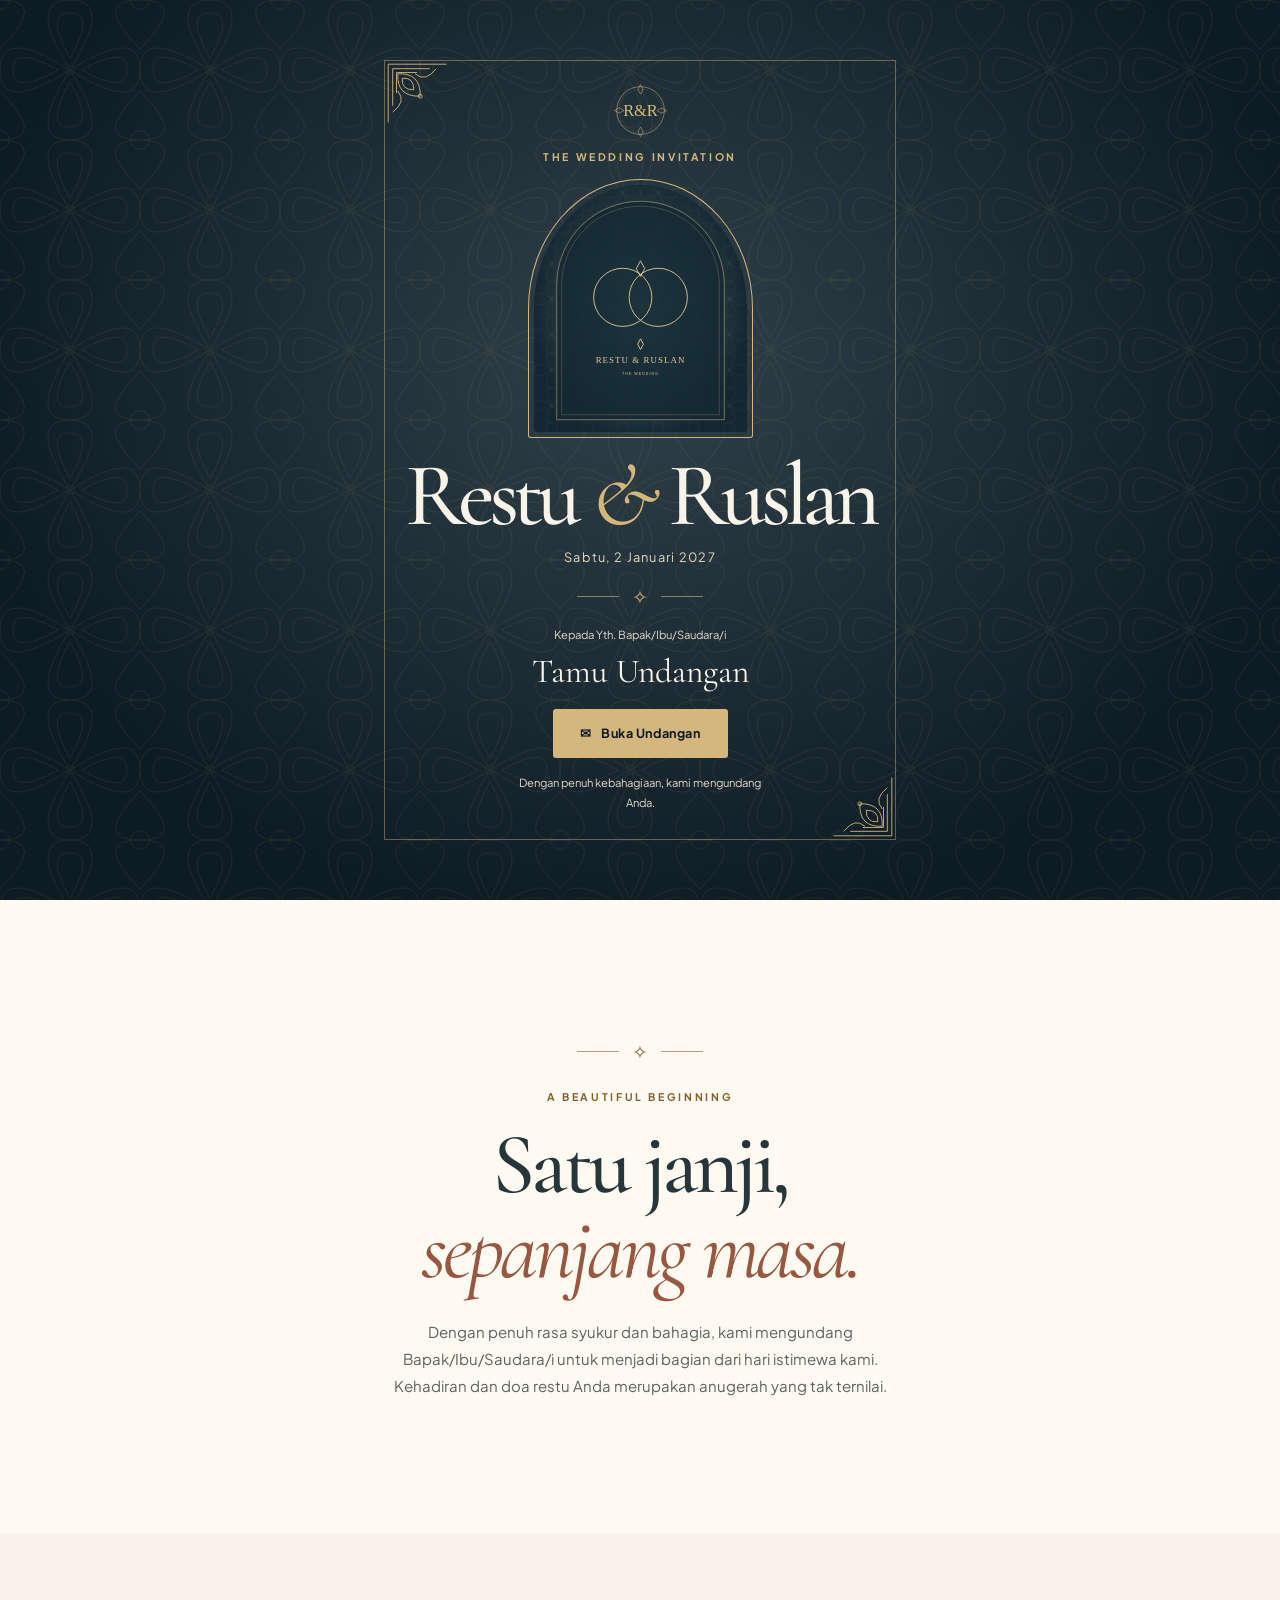
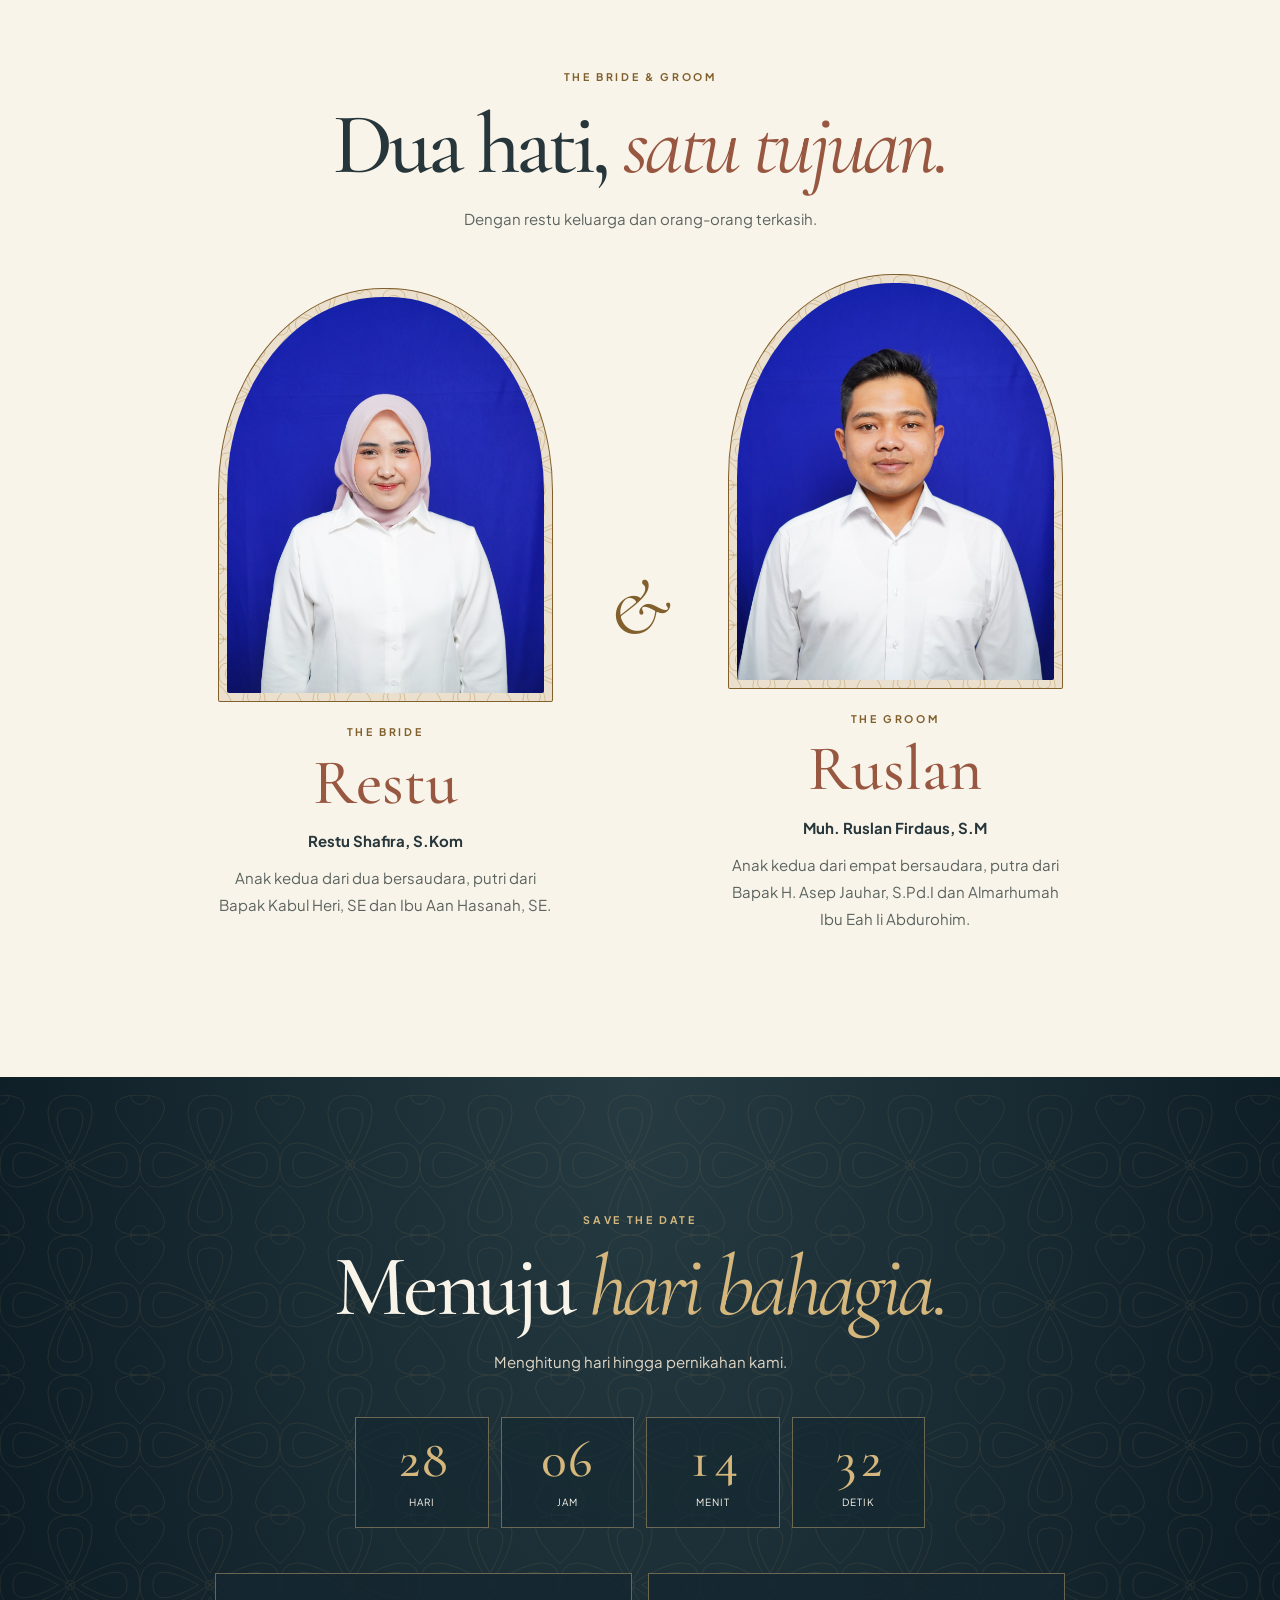
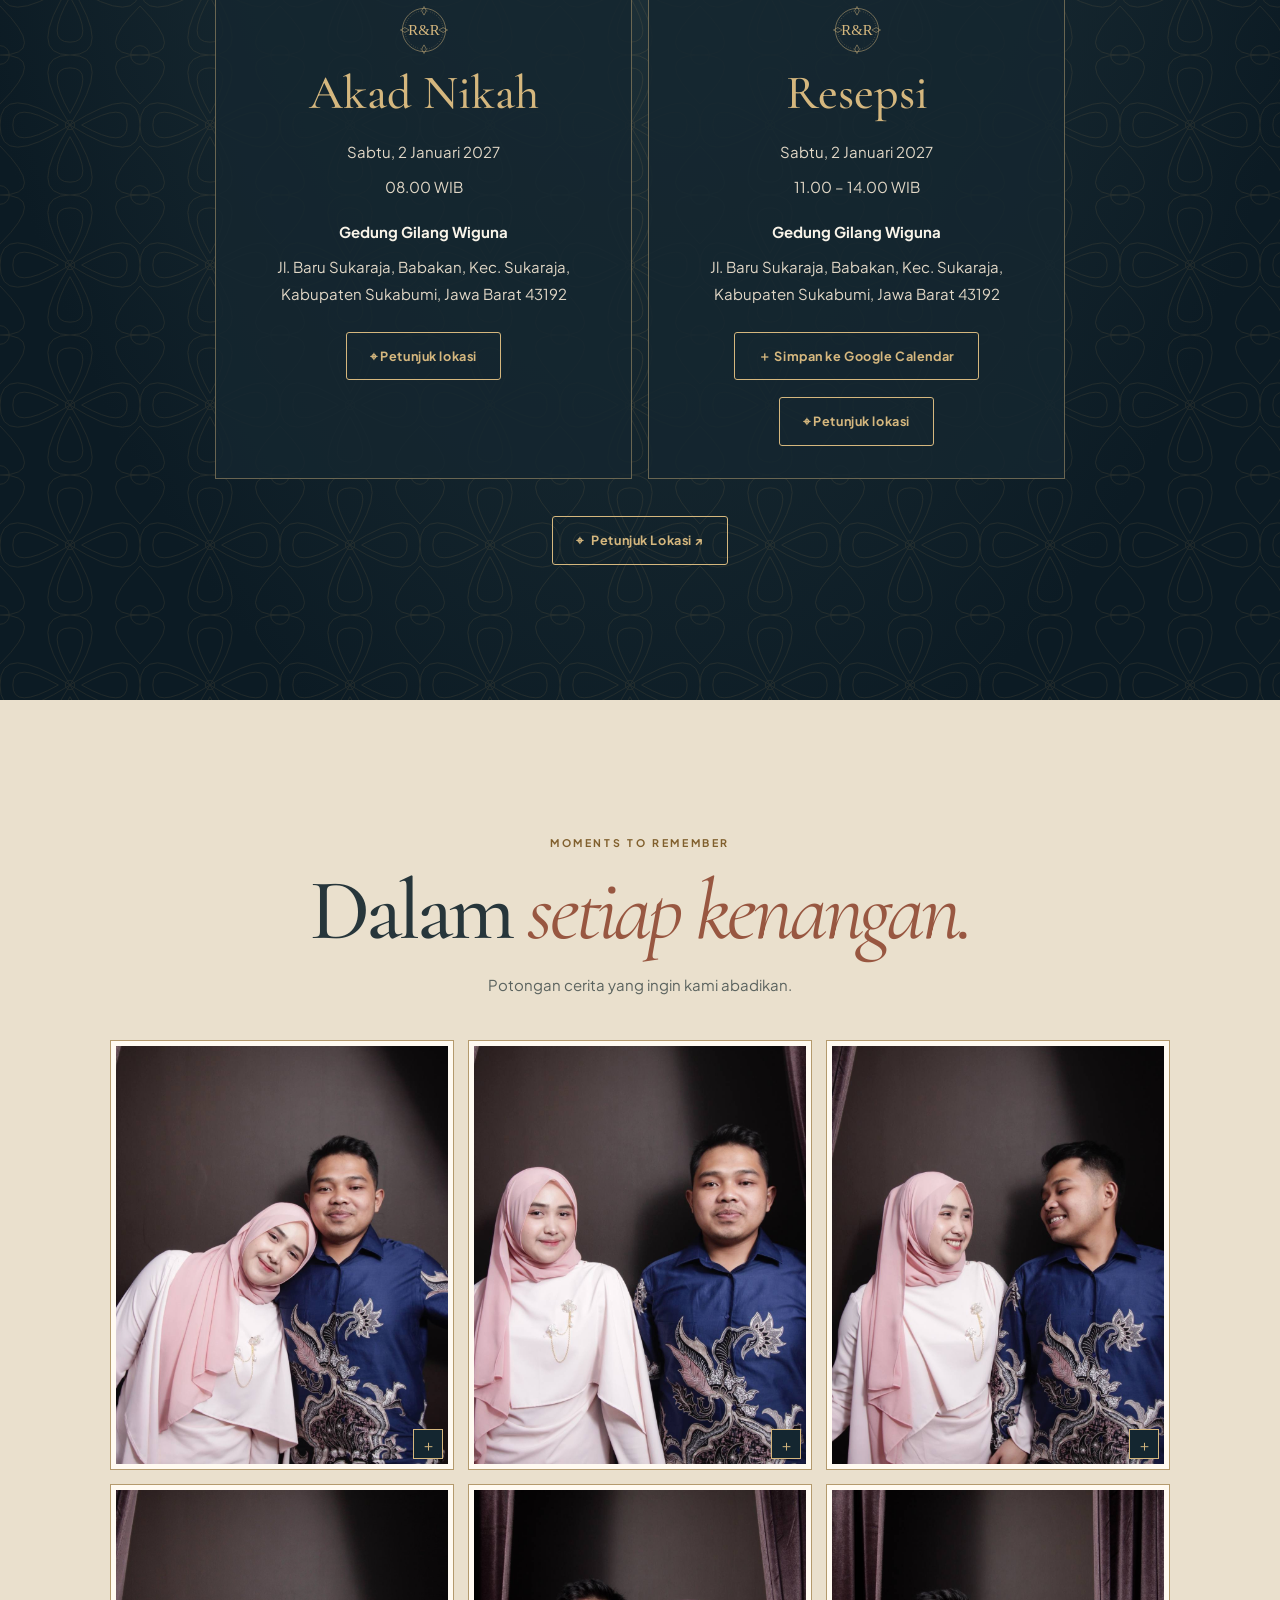
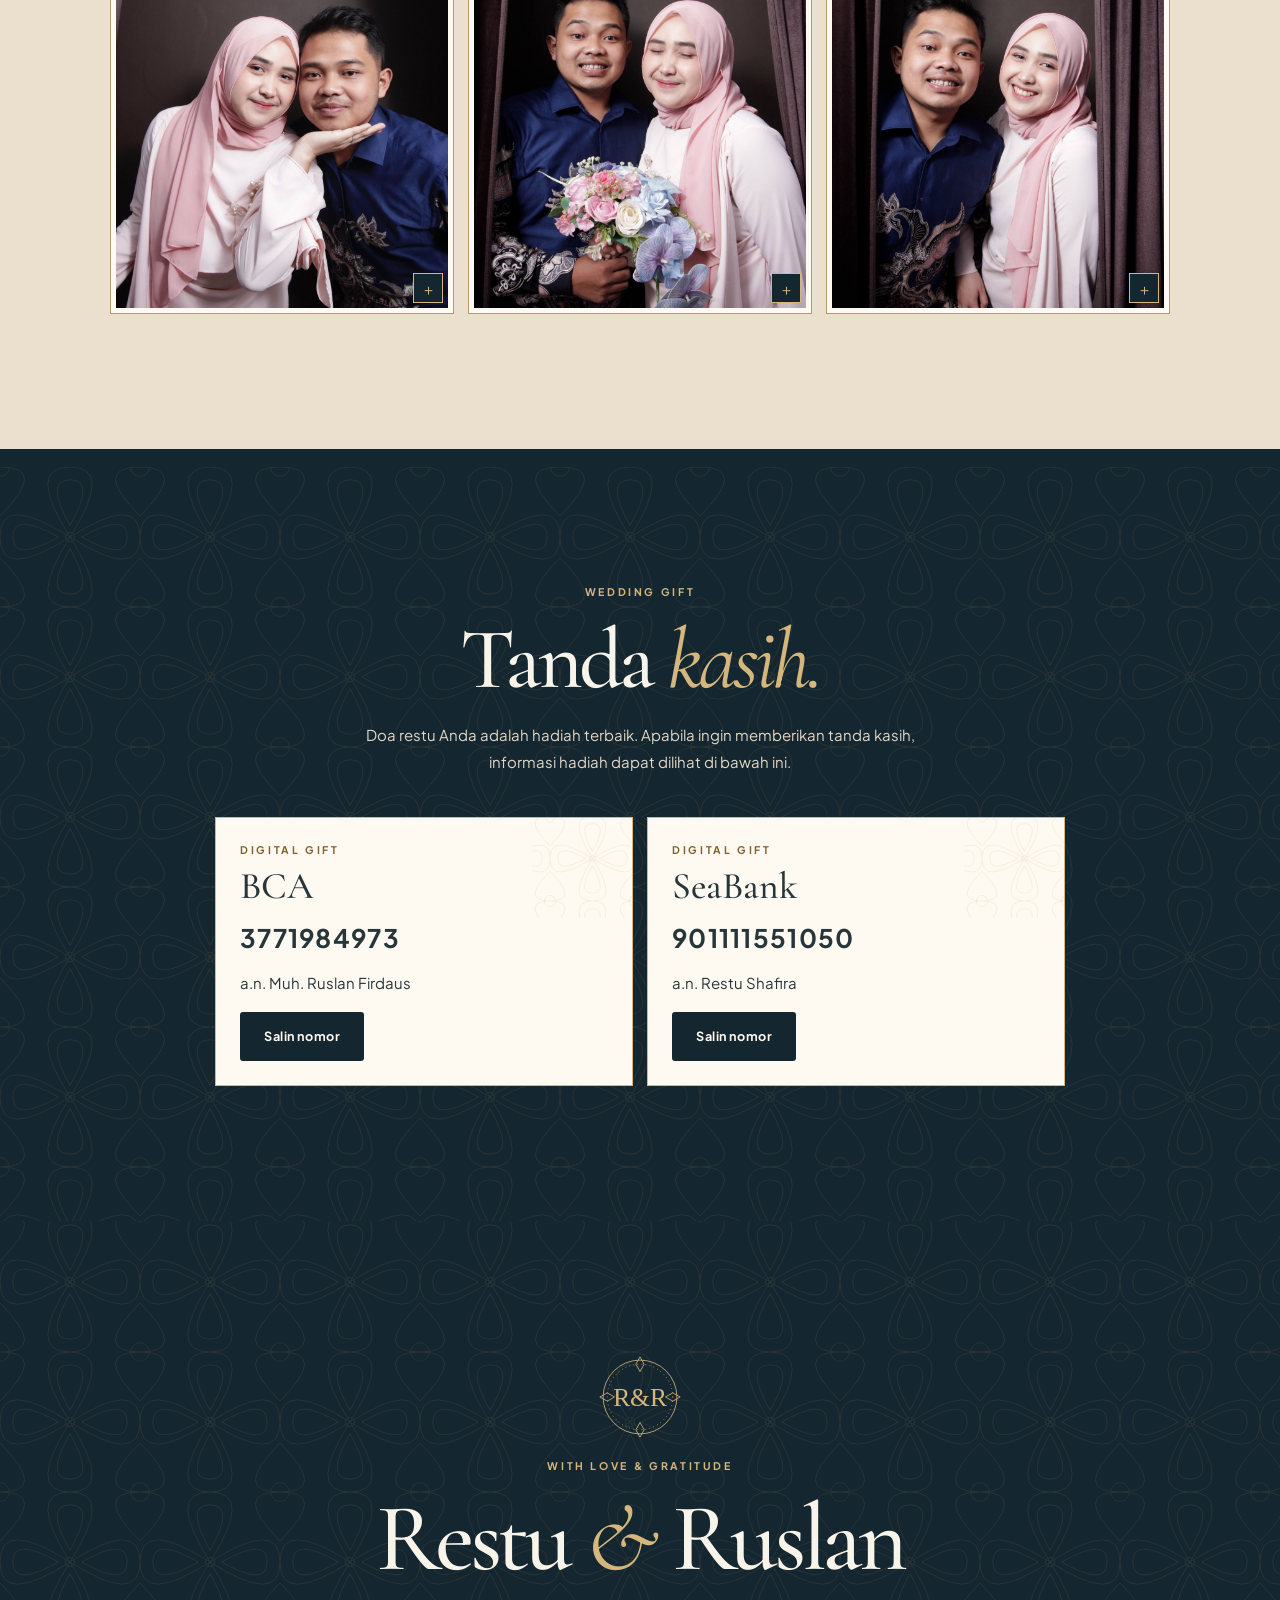
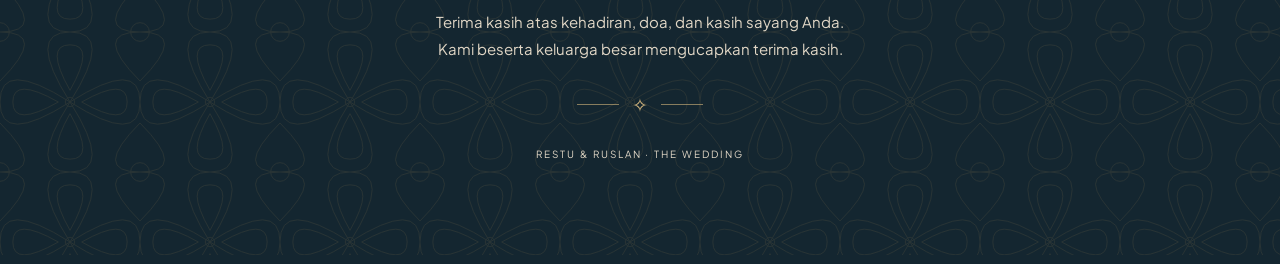
<file: index.html>
<!doctype html>
<html lang="id">
<head>
  <meta charset="utf-8">
  <meta name="viewport" content="width=device-width, initial-scale=1, viewport-fit=cover">
  <meta name="theme-color" content="#142630">
  <meta name="description" content="Undangan pernikahan Restu & Ruslan. Sebuah perjalanan cinta, satu janji selamanya.">
  
<!-- WhatsApp & Social Media Preview -->
<meta property="og:type" content="website">
<meta property="og:title" content="The Wedding of Restu &amp; Ruslan">
<meta property="og:description" content="Sabtu, 02 Januari 2027 - Gedung Gilang Wiguna, Sukabumi. Mohon doa restu dan kehadirannya.">
<meta property="og:url" content="https://resturuslan.github.io/">
<meta property="og:site_name" content="Restu &amp; Ruslan">

<meta property="og:image" content="https://resturuslan.github.io/assets/resturuslan-preview.jpg">
<meta property="og:image:secure_url" content="https://resturuslan.github.io/assets/resturuslan-preview.jpg">
<meta property="og:image:type" content="image/jpeg">
<meta property="og:image:width" content="1200">
<meta property="og:image:height" content="630">
<meta property="og:image:alt" content="Wedding Invitation Restu &amp; Ruslan">
<meta property="og:locale" content="id_ID">

<meta name="twitter:card" content="summary_large_image">
<meta name="twitter:image" content="https://resturuslan.github.io/assets/resturuslan-preview.jpg">

  <title>Restu & Ruslan — The Wedding</title>
  <link rel="icon" href="assets/monogram.svg" type="image/svg+xml">
  <link rel="preconnect" href="https://fonts.googleapis.com">
  <link rel="preconnect" href="https://fonts.gstatic.com" crossorigin>
  <link href="https://fonts.googleapis.com/css2?family=Cormorant+Garamond:ital,wght@0,400;0,500;0,600;1,400;1,500&family=Plus+Jakarta+Sans:wght@400;500;600;700&display=swap" rel="stylesheet">
  <link rel="stylesheet" href="style.css">
  <script defer src="config.js"></script>
  <script defer src="store.js"></script>
  <script defer src="script.js"></script>
</head>
<body>
  <!-- Cover: nama tamu diambil dari parameter URL ?to=... -->
  <section class="cover dark" id="cover" aria-labelledby="cover-title">
    <div class="cover-inner">
      <div class="cover-frame" aria-hidden="true"></div>
      <img class="cover-seal" src="assets/monogram.svg" alt="" width="75" height="75">
      <p class="eyebrow">The wedding invitation</p>
      <div class="cover-art" aria-hidden="true"><img src="assets/cover.svg" alt=""></div>
      <h1 id="cover-title">Restu <em>&</em> Ruslan</h1>
      <p class="cover-date" data-wedding-date>Sabtu, 2 Januari 2027</p>
      <div class="small-ornament" aria-hidden="true">✧</div>
      <p class="guest-label">Kepada Yth. Bapak/Ibu/Saudara/i</p>
      <p class="guest-name" id="guest-name">Tamu Undangan</p>
      <button class="btn gold" id="open-invitation" type="button"><span aria-hidden="true">✉</span> Buka Undangan</button>
      <p class="cover-note">Dengan penuh kebahagiaan, kami mengundang Anda.</p>
    </div>
  </section>
  <div id="invitation" inert>
    <header class="site-header" id="top">
      <a href="#home" class="brand" aria-label="Restu dan Ruslan, beranda">R<span>&</span>R</a>
      <nav aria-label="Navigasi undangan"><a href="#couple">Mempelai</a><a href="#events">Acara</a><a href="#gallery">Galeri</a><a href="#rsvp">RSVP</a></nav>
    </header>
    <main>
      <!-- Hero utama. Ubah seluruh data dan media dari CONFIG di script.js. -->
      <section id="home" class="hero dark">
        <div class="hero-content reveal">
          <p class="eyebrow">A celebration of love · Est. forever</p>
          <div class="hero-portrait"><img id="hero-photo" src="assets/cover.svg" alt="Ilustrasi dekoratif pasangan" width="700" height="850"></div>
          <div class="hero-title"><p class="eyebrow">The wedding of</p><h2>Restu <em>&</em><br> Ruslan</h2><p class="date-line" data-wedding-date>Sabtu, 2 Januari 2027</p></div>
          <a class="scroll-cue" href="#couple">Discover our wedding <span aria-hidden="true">↓</span></a>
        </div>
      </section>
      <section class="intro section" aria-labelledby="intro-title">
        <div class="narrow reveal"><div class="ornament" aria-hidden="true">✧</div><p class="eyebrow">A beautiful beginning</p><h2 id="intro-title">Satu janji,<br><em>sepanjang masa.</em></h2><p>Dengan penuh rasa syukur dan bahagia, kami mengundang Bapak/Ibu/Saudara/i untuk menjadi bagian dari hari istimewa kami. Kehadiran dan doa restu Anda merupakan anugerah yang tak ternilai.</p></div>
      </section>
      <section id="couple" class="section couple-section" aria-labelledby="couple-title">
        <div class="section-heading reveal"><p class="eyebrow">The bride & groom</p><h2 id="couple-title">Dua hati, <em>satu tujuan.</em></h2><p>Dengan restu keluarga dan orang-orang terkasih.</p></div>
        <div class="couple-grid wrap">
          <article class="person reveal"><div class="portrait-frame"><img id="bride-photo" src="assets/bride.svg" alt="Ilustrasi placeholder mempelai wanita" loading="lazy" width="600" height="750"></div><p class="eyebrow">The bride</p><h3>Restu</h3><p class="full-name" id="bride-name"></p><p class="parents" id="bride-parents"></p><a id="bride-instagram" class="text-link" hidden target="_blank" rel="noopener noreferrer">Instagram ↗</a></article>
          <div class="couple-amp" aria-hidden="true">&</div>
          <article class="person reveal"><div class="portrait-frame"><img id="groom-photo" src="assets/groom.svg" alt="Ilustrasi placeholder mempelai pria" loading="lazy" width="600" height="750"></div><p class="eyebrow">The groom</p><h3>Ruslan</h3><p class="full-name" id="groom-name"></p><p class="parents" id="groom-parents"></p><a id="groom-instagram" class="text-link" hidden target="_blank" rel="noopener noreferrer">Instagram ↗</a></article>
        </div>
      </section>
      <section id="events" class="section dark event-section" aria-labelledby="events-title">
        <div class="section-heading reveal"><p class="eyebrow">Save the date</p><h2 id="events-title">Menuju <em>hari bahagia.</em></h2><p id="countdown-note">Menghitung hari hingga pernikahan kami.</p></div>
        <div class="countdown reveal" role="group" aria-label="Hitung mundur pernikahan"><div><strong id="days">—</strong><span>Hari</span></div><div><strong id="hours">—</strong><span>Jam</span></div><div><strong id="minutes">—</strong><span>Menit</span></div><div><strong id="seconds">—</strong><span>Detik</span></div></div>
        <div id="event-cards" class="event-grid wrap"></div>
        <div class="venue wrap reveal"><div id="map-area" class="map-area"><p>Lokasi acara akan diumumkan.</p></div><a class="btn outline" id="maps-link" hidden target="_blank" rel="noopener noreferrer">⌖ &nbsp; Petunjuk Lokasi ↗</a></div>
      </section>
      <section id="story" class="section story-section" aria-labelledby="story-title"><div class="section-heading reveal"><p class="eyebrow">Our love story</p><h2 id="story-title">Setiap langkah, <em>menuju kita.</em></h2><p>Kenangan kecil yang menjadi awal perjalanan besar.</p></div><div id="story-list" class="timeline narrow"></div></section>
      <section id="gallery" class="section gallery-section" aria-labelledby="gallery-title"><div class="section-heading reveal"><p class="eyebrow">Moments to remember</p><h2 id="gallery-title">Dalam <em>setiap kenangan.</em></h2><p>Potongan cerita yang ingin kami abadikan.</p></div><div id="gallery-grid" class="gallery-grid wrap"></div><div id="video-area" class="wrap video-area" hidden></div></section>
      <section id="gift" class="section gift-section dark" aria-labelledby="gift-title"><div class="section-heading reveal"><p class="eyebrow">Wedding gift</p><h2 id="gift-title">Tanda <em>kasih.</em></h2><p>Doa restu Anda adalah hadiah terbaik. Apabila ingin memberikan tanda kasih, informasi hadiah dapat dilihat di bawah ini.</p></div><div id="gift-list" class="gift-grid wrap"></div><div class="gift-address narrow reveal"><h3>Pengiriman hadiah fisik</h3><p id="gift-address">Alamat akan diinformasikan.</p><button class="btn outline" id="copy-address" hidden type="button">Salin alamat</button></div></section>
      <section id="rsvp" class="section rsvp-section" aria-labelledby="rsvp-title"><div class="section-heading reveal"><p class="eyebrow">Kindly reply</p><h2 id="rsvp-title">Doa & <em>konfirmasi.</em></h2><p>Mohon konfirmasi kehadiran dan titipkan doa terbaik untuk kami.</p></div>
        <div class="rsvp-grid wrap"><form id="rsvp-form" class="rsvp-form"><h3>Konfirmasi kehadiran</h3><p id="rsvp-mode" class="hint"></p><label for="rsvp-name">Nama lengkap</label><input id="rsvp-name" name="name" required maxlength="80" autocomplete="name" placeholder="Nama Anda"><label for="attendance">Kehadiran</label><select id="attendance" name="attendance" required><option value="">Pilih kehadiran</option><option value="Hadir">Hadir</option><option value="Tidak Hadir">Tidak hadir</option></select><label for="guest-count">Jumlah hadir (termasuk Anda)</label><select id="guest-count" name="count" required><option value="">Pilih jumlah</option></select><label for="message">Pesan & doa (opsional)</label><textarea id="message" name="message" rows="4" maxlength="500" placeholder="Tuliskan doa terbaik Anda..."></textarea><div class="honeypot" aria-hidden="true"><label for="website">Kosongkan kolom ini</label><input id="website" name="website" tabindex="-1" autocomplete="off"></div><button class="btn primary" type="submit" id="submit-rsvp">Lanjut ke WhatsApp &nbsp; ↗</button><p id="form-status" role="status" aria-live="polite"></p><p class="hint">Website tidak menyimpan data RSVP. Konfirmasi dikirim melalui WhatsApp setelah Anda menekan Kirim.</p></form>
        </div>
      </section>
      <footer class="footer dark section"><img src="assets/monogram.svg" alt="" width="82" height="82" loading="lazy"><p class="eyebrow">With love & gratitude</p><h2>Restu <em>&</em> Ruslan</h2><p>Terima kasih atas kehadiran, doa, dan kasih sayang Anda.<br>Kami beserta keluarga besar mengucapkan terima kasih.</p><div class="small-ornament" aria-hidden="true">✧</div><p class="footer-credit">RESTU & RUSLAN · THE WEDDING</p></footer>
    </main>
    <div class="floating"><button id="music-toggle" type="button" aria-label="Putar musik" aria-pressed="false" title="Putar musik">♫</button><button id="back-top" type="button" aria-label="Kembali ke atas" title="Kembali ke atas" hidden>↑</button></div>
  </div>
  <audio id="background-music" loop preload="none"></audio>
  <dialog id="lightbox" class="lightbox" aria-label="Foto galeri"><button class="lightbox-close" type="button" aria-label="Tutup foto">×</button><button class="lightbox-prev" type="button" aria-label="Foto sebelumnya">‹</button><figure><img id="lightbox-image" alt=""><figcaption id="lightbox-caption"></figcaption></figure><button class="lightbox-next" type="button" aria-label="Foto berikutnya">›</button></dialog>
  <div id="toast" class="toast" role="status" aria-live="polite"></div>
  <noscript><p class="noscript">Aktifkan JavaScript untuk membuka undangan dan menggunakan fitur interaktif.</p></noscript>
</body>
</html>
</file>
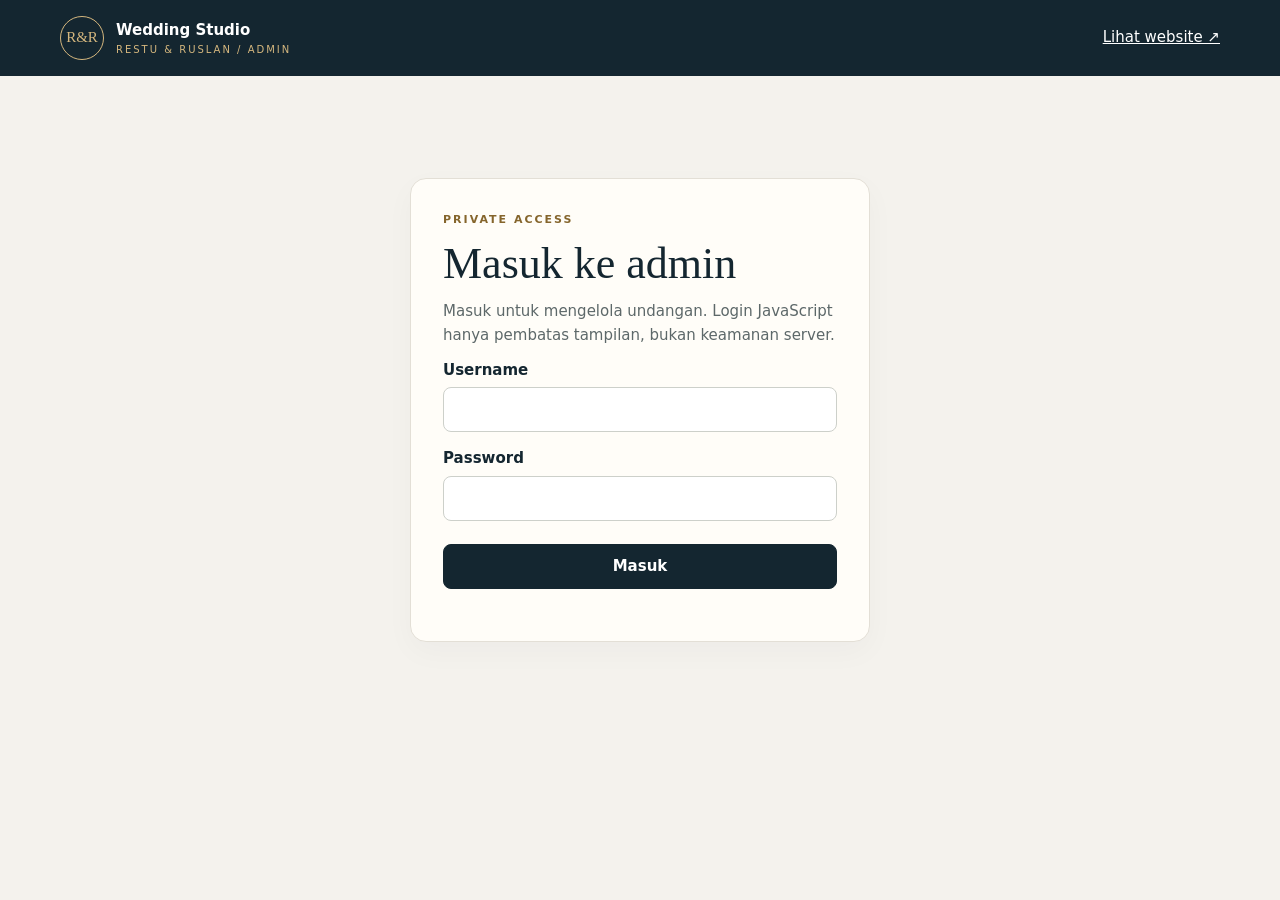
<file: admin.html>
<!doctype html><html lang="id"><head><meta charset="utf-8"><meta name="viewport" content="width=device-width,initial-scale=1"><meta name="robots" content="noindex,nofollow"><title>Admin | Restu & Ruslan</title><link rel="stylesheet" href="admin.css"><script defer src="config.js"></script><script defer src="store.js"></script><script defer src="github-api.js"></script><script defer src="admin.js"></script></head><body>
<header><div class="brand"><span class="seal">R&R</span><div><strong>Wedding Studio</strong><small>RESTU & RUSLAN / ADMIN</small></div></div><div class="actions"><a href="index.html" target="_blank" rel="noopener">Lihat website ↗</a><button id="logout" hidden>Keluar</button></div></header>
<main><section id="login" class="panel login"><p class="eyebrow">PRIVATE ACCESS</p><h1>Masuk ke admin</h1><p id="login-info">Masuk untuk mengelola undangan. Login JavaScript hanya pembatas tampilan, bukan keamanan server.</p><form id="login-form"><label>Username<input name="username" autocomplete="username" required></label><label>Password<input name="password" type="password" autocomplete="current-password" required></label><button class="primary" type="submit">Masuk</button></form><p id="login-status" role="status"></p></section>
<section id="editor" hidden><div class="intro"><div><p class="eyebrow">CONTROL PANEL / V2.3</p><h1>Pengaturan undangan</h1><p id="mode"></p></div><div class="actions"><button id="preview">Preview perubahan ↗</button><button id="publish" class="primary" disabled>Save &amp; Publish</button><button id="save">Simpan ke folder project</button><button id="download-config">Unduh config.js</button></div></div><p class="hint">Hubungkan repository GitHub untuk Save &amp; Publish. File konfigurasi dan foto di-commit bersama. Opsi simpan lokal tetap tersedia.</p><p id="status" role="status" aria-live="polite"></p><section class="panel github-panel"><h2>GitHub Integration</h2><p>Token hanya digunakan dalam sesi ini. Jangan masukkan token ke source code. Koneksi membaca versi konfigurasi terbaru dari branch tujuan.</p><form id="github-form"><div class="grid"><label>Owner / username GitHub<input id="gh-owner" required autocomplete="off" placeholder="username"></label><label>Repository<input id="gh-repo" required autocomplete="off" placeholder="restu-ruslan"></label><label>Branch<input id="gh-branch" value="main" required></label><label>Fine-grained access token<input id="gh-token" type="password" required autocomplete="off" spellcheck="false" placeholder="github_pat_..."></label></div><div class="actions"><button id="gh-connect" type="submit">Hubungkan GitHub</button><button id="gh-disconnect" type="button" disabled>Putuskan koneksi</button><a href="https://github.com/settings/personal-access-tokens/new" target="_blank" rel="noopener noreferrer">Buat token ↗</a></div></form><p id="gh-state" role="status">Belum terhubung.</p></section><div class="layout"><nav id="tabs" aria-label="Menu pengaturan"></nav><div class="panel" id="fields"></div></div><div class="foot"><button id="export">Unduh backup konfigurasi JSON</button><label class="import">Pulihkan backup JSON<input id="import" type="file" accept="application/json,.json"></label><p>Backup memuat foto dan data publik undangan. Simpan secara privat.</p></div></section></main>
<dialog id="preview-dialog"><div class="preview-head"><strong>Preview undangan · belum dipublikasikan</strong><button id="close-preview">Tutup ×</button></div><iframe id="preview-frame" title="Preview website undangan"></iframe></dialog></body></html>
</file>
<file: style.css>
/* 01 — Design tokens. Ganti warna di sini untuk mengubah keseluruhan tema. */
:root{--navy:#142630;--navy-deep:#0c1b24;--ivory:#f9f4e9;--paper:#fffaf1;--beige:#eae0cd;--gold:#d5b77e;--gold-deep:#81602e;--terra:#985741;--ink:#27363b;--muted:#5b635f;--line:#d8cbb5;--serif:'Cormorant Garamond',Georgia,serif;--sans:'Plus Jakarta Sans',Arial,sans-serif;--wrap:1060px;--radius:14px;--shadow:0 18px 60px #14263012}
*,*::before,*::after{box-sizing:border-box}html{scroll-behavior:smooth}body{margin:0;background:var(--ivory);color:var(--ink);font:400 15px/1.8 var(--sans);overflow-x:hidden}body:not(.opened){overflow:hidden}img{display:block;max-width:100%;object-fit:cover}button,input,select,textarea{font:inherit}button,a,input,select,textarea{-webkit-tap-highlight-color:transparent}button{cursor:pointer}a{color:inherit}button:focus-visible,a:focus-visible,input:focus-visible,select:focus-visible,textarea:focus-visible{outline:3px solid var(--terra);outline-offset:4px}[hidden]{display:none!important}h1,h2,h3,p,figure{margin:0}h1,h2,h3{font-family:var(--serif);font-weight:500;line-height:.99}h2{font-size:clamp(3rem,8vw,5.4rem);letter-spacing:-.045em}h2 em,h1 em{font-weight:400;color:var(--terra)}h3{font-size:2.35rem;line-height:1.08}p{overflow-wrap:anywhere}section[id]{scroll-margin-top:72px}.wrap{width:min(100%,var(--wrap));margin-inline:auto}.narrow{width:min(100%,650px);margin-inline:auto}.section{padding:clamp(70px,11vw,135px) clamp(20px,6vw,72px)}.section-heading{text-align:center;max-width:720px;margin:0 auto 42px}.section-heading>p:last-child{max-width:560px;margin:18px auto 0;color:var(--muted)}.eyebrow{font:700 .66rem/1.6 var(--sans);letter-spacing:.25em;text-transform:uppercase;color:var(--gold-deep);margin-bottom:16px}.dark{background-color:var(--navy);color:var(--ivory);position:relative;isolation:isolate}.dark::before{content:'';position:absolute;inset:0;background:url('assets/batik.svg') repeat;background-size:140px;opacity:.13;z-index:-1;pointer-events:none;transform:translateY(var(--parallax,0px))}.dark{overflow:hidden}.dark .eyebrow,.dark h2 em,.dark h1 em{color:var(--gold)}.dark .section-heading>p:last-child{color:#e1d7c6}.btn{min-height:48px;display:inline-flex;align-items:center;justify-content:center;gap:10px;padding:12px 23px;border:1px solid transparent;border-radius:3px;text-decoration:none;font-weight:700;font-size:.79rem;letter-spacing:.045em;transition:transform .2s,background .2s,color .2s;max-width:100%;text-align:center}.btn:hover{transform:translateY(-2px)}.btn:disabled{opacity:.55;cursor:not-allowed;transform:none}.gold{background:var(--gold);color:var(--navy-deep)}.gold:hover{background:#eed5a4}.primary{background:var(--navy);color:var(--paper)}.outline{border-color:var(--gold);color:var(--gold);background:transparent}.outline:hover{background:var(--gold);color:var(--navy)}.text-link{background:none;border:0;color:var(--gold-deep);font-size:.82rem;font-weight:700;text-underline-offset:5px;text-decoration:underline;padding:8px 0}.small-ornament,.ornament{color:var(--gold-deep);display:flex;align-items:center;justify-content:center;gap:13px;font-size:1.2rem}.small-ornament::before,.small-ornament::after,.ornament::before,.ornament::after{content:'';height:1px;width:42px;background:currentColor;opacity:.6}.dark .small-ornament{color:var(--gold)}
/* 02 — Fullscreen cover, mobile-first; scroll internally on short screens. */
.cover{position:fixed;inset:0;z-index:100;display:grid;place-items:center;overflow:auto;background:radial-gradient(ellipse at 50% 40%,#314149,var(--navy-deep) 75%);transition:transform .85s cubic-bezier(.76,0,.24,1),opacity .75s;overscroll-behavior:contain}.cover.leaving{transform:translateY(-102%);opacity:0;pointer-events:none}.cover-inner{position:relative;width:min(100%,540px);min-height: min(100%,760px);display:flex;flex-direction:column;align-items:center;justify-content:center;text-align:center;padding:38px 22px;gap:8px}.cover-frame{position:absolute;inset:14px;border:1px solid #d5b77e70;pointer-events:none}.cover-frame::before,.cover-frame::after{content:'';position:absolute;width:64px;height:64px;background:url('assets/corner.svg') center/contain no-repeat}.cover-frame::before{top:0;left:0}.cover-frame::after{bottom:0;right:0;transform:rotate(180deg)}.cover-seal{width:53px;height:53px}.cover .eyebrow{margin:2px 0 3px}.cover-art{width:clamp(112px,25vh,230px);aspect-ratio:4/4.6;overflow:hidden;border:1px solid var(--gold);padding:5px;border-radius:50% 50% 3px 3px}.cover-art img{width:100%;height:100%;border-radius:inherit}.cover h1{font-size:clamp(3.1rem,10vw,5.6rem);letter-spacing:-.065em;margin:8px 0 0;line-height:.9}.cover-date{font-size:.8rem;letter-spacing:.1em;color:#e8d8bc}.guest-label,.cover-note{font-size:.7rem;color:#e1d7c6}.guest-name{font-family:var(--serif);font-size:clamp(1.5rem,5vw,2.1rem);line-height:1.1;max-width:90%;margin-bottom:8px}.cover-note{max-width:260px;margin:4px 0}.cover .btn{min-width:175px}.noscript{position:fixed;bottom:0;z-index:120;background:var(--paper);padding:15px;width:100%;text-align:center}
/* 03 — Header and editorial hero */
.site-header{position:sticky;top:0;z-index:10;display:flex;justify-content:space-between;align-items:center;gap:10px;padding:12px clamp(16px,5vw,60px);background:var(--navy-deep);color:var(--ivory);border-bottom:1px solid #d5b77e40}.brand{font:600 1.65rem/1 var(--serif);text-decoration:none;white-space:nowrap}.brand span{color:var(--gold);font-style:italic}.site-header nav{display:flex;gap:clamp(9px,2.6vw,30px);align-items:center}.site-header nav a{font-size:clamp(.65rem,2.5vw,.78rem);text-decoration:none;font-weight:600}.site-header nav a:hover{color:var(--gold)}.hero{min-height:calc(100svh - 52px);display:grid;place-items:center;padding:48px 24px 36px;text-align:center;background:radial-gradient(ellipse at 50% 40%,#30434b,var(--navy-deep) 75%)}.hero-content{width:min(100%,1000px);display:grid;justify-items:center;gap:14px}.hero-portrait{width:min(70vw,320px);aspect-ratio:4/4.8;border:1px solid var(--gold);padding:8px;border-radius:49% 49% 2px 2px;position:relative}.hero-portrait::after{content:'';position:absolute;inset:-10px;border:1px solid #d5b77e45;border-radius:inherit;pointer-events:none}.hero-portrait img{height:100%;width:100%;border-radius:inherit}.hero-title h2{font-size:clamp(4.6rem,14vw,9.6rem);line-height:.8;margin:4px 0 22px}.date-line{font-size:.8rem;letter-spacing:.18em;color:#e8d8bc}.scroll-cue{font-size:.7rem;letter-spacing:.12em;text-transform:uppercase;color:var(--gold);text-decoration:none;display:grid;gap:6px;margin-top:15px}.scroll-cue span{font-size:1.3rem}.intro{text-align:center;background:var(--paper)}.intro .ornament{margin-bottom:20px}.intro .narrow>p:last-child{max-width:540px;margin:25px auto 0;color:var(--muted)}
/* 04 — Couple portraits & batik edging */
.couple-section{background:var(--ivory);position:relative}.couple-grid{display:grid;gap:35px;justify-items:center;text-align:center}.person{width:min(100%,335px)}.portrait-frame{padding:8px;border:1px solid var(--gold-deep);border-radius:49% 49% 2px 2px;background:var(--beige) url('assets/batik.svg') repeat;background-size:70px;margin-bottom:22px}.portrait-frame img{aspect-ratio:4/5;width:100%;height:auto;border-radius:inherit}.person .eyebrow{margin-bottom:7px}.person h3{font-size:4rem;color:var(--terra)}.full-name{font-weight:700;margin-top:10px}.parents{color:var(--muted);white-space:pre-line;margin:10px 0}.couple-amp{font:italic 5rem/.7 var(--serif);color:var(--gold-deep)}
/* 05 — Countdown, schedule, maps */
.event-section{background:radial-gradient(ellipse at top,#263b42,var(--navy-deep) 80%)}.countdown{display:grid;grid-template-columns:repeat(4,minmax(0,1fr));gap:7px;width:min(100%,570px);margin:0 auto 45px;text-align:center}.countdown>div{padding:15px 2px;border:1px solid #d5b77e70;background:#152831a8}.countdown strong{font:500 clamp(1.8rem,7vw,3.3rem)/1 var(--serif);font-variant-numeric:tabular-nums;color:var(--gold);display:block}.countdown span{font-size:.62rem;letter-spacing:.1em;text-transform:uppercase;display:block;margin-top:8px}.event-grid{display:grid;gap:16px;max-width:850px}.event-card{border:1px solid #d5b77e70;padding:32px 22px;text-align:center;background:#142630d9;position:relative}.event-card::before{content:'';display:block;width:48px;height:48px;margin:0 auto 14px;background:url('assets/monogram.svg') center/contain no-repeat}.event-card h3{color:var(--gold);font-size:3rem;margin-bottom:18px}.event-card p{margin:8px 0;color:#e1d7c6}.event-card .event-venue{font-weight:700;color:var(--ivory);margin-top:18px}.event-card .btn{margin-top:17px}.venue{text-align:center;max-width:850px;margin-top:22px}.map-area{min-height:110px;border:1px solid #d5b77e55;display:grid;place-items:center;background:#142630;overflow:hidden;color:#e1d7c6}.map-area iframe{width:100%;height:320px;border:0;display:block}.venue>.btn{margin-top:15px}
/* 06 — Story & gallery */
.story-section{background:var(--paper)}.timeline{position:relative;display:grid;gap:12px}.timeline::before{content:'';position:absolute;top:0;bottom:0;left:14px;width:1px;background:var(--line)}.timeline-item{position:relative;padding:14px 12px 22px 48px}.timeline-item::before{content:'✧';position:absolute;left:2px;top:13px;width:25px;height:25px;display:grid;place-items:center;background:var(--paper);color:var(--terra);border:1px solid var(--line);transform:rotate(0deg)}.timeline-item .eyebrow{margin:0 0 7px}.timeline-item h3{color:var(--terra);margin-bottom:8px}.timeline-item p:last-child{color:var(--muted)}.gallery-section{background:var(--beige)}.gallery-grid{display:grid;grid-template-columns:repeat(2,minmax(0,1fr));gap:10px}.gallery-item{position:relative;border:1px solid #b49a6d;background:var(--paper);padding:5px;overflow:hidden;aspect-ratio:4/5}.gallery-item img{height:100%;width:100%;transition:transform .5s}.gallery-item:hover img{transform:scale(1.045)}.gallery-item span{position:absolute;right:10px;bottom:10px;width:30px;height:30px;display:grid;place-items:center;background:var(--navy);color:var(--gold);border:1px solid var(--gold)}.video-area{margin-top:25px}.video-area video,.video-area iframe{width:100%;aspect-ratio:16/9;border:0;background:var(--navy);display:block}.lightbox{width:min(95vw,1000px);max-height:92dvh;border:1px solid var(--gold);padding:40px 40px 15px;color:var(--ivory);background:var(--navy-deep);overflow:auto}.lightbox::backdrop{background:#061018e8}.lightbox figure{text-align:center}.lightbox img{margin:auto;max-height:72dvh;width:auto;max-width:100%;object-fit:contain}.lightbox figcaption{font-size:.8rem;margin-top:8px}.lightbox button{position:absolute;background:var(--navy);border:1px solid var(--gold);color:var(--gold);width:36px;height:36px;display:grid;place-items:center;font-size:1.5rem;line-height:1}.lightbox-close{top:4px;right:4px}.lightbox-prev{left:2px;top:50%}.lightbox-next{right:2px;top:50%}
/* 07 — Digital gifts and RSVP */
.gift-grid{display:grid;gap:14px;max-width:850px}.gift-card{background:var(--paper);color:var(--ink);border:1px solid var(--gold);padding:24px;display:grid;gap:8px;text-align:left;position:relative;overflow:hidden}.gift-card::after{content:'';position:absolute;right:-20px;top:-20px;width:120px;height:120px;background:url('assets/batik.svg') center/85px;opacity:.22;pointer-events:none}.gift-card .eyebrow{margin:0;color:var(--gold-deep)}.gift-number{font-size:clamp(1.1rem,4vw,1.6rem);font-weight:700;letter-spacing:.05em;overflow-wrap:anywhere}.gift-card .btn{justify-self:start;margin-top:8px}.gift-address{text-align:center;margin-top:32px}.gift-address h3{color:var(--gold);margin-bottom:12px}.gift-address p{white-space:pre-line;color:#e1d7c6;margin-bottom:15px}.rsvp-section{background:var(--ivory)}.rsvp-grid{display:grid;gap:18px;align-items:start}.rsvp-form,.guestbook{background:var(--paper);padding:clamp(20px,4vw,35px);border:1px solid var(--line);box-shadow:var(--shadow)}.rsvp-form{display:grid;gap:10px}.rsvp-form h3,.guestbook h3{color:var(--terra)}.rsvp-form label{font-size:.8rem;font-weight:700;margin-top:4px}.rsvp-form input:not([type=checkbox]),.rsvp-form select,.rsvp-form textarea{width:100%;border:1px solid var(--line);background:#fffdf9;color:var(--ink);border-radius:3px;padding:12px;min-height:48px;font-size:16px}.rsvp-form textarea{resize:vertical}.rsvp-form select:disabled{opacity:.65}.rsvp-form .check{display:flex;align-items:flex-start;gap:10px;font-weight:400;line-height:1.6}.check input{accent-color:var(--terra);width:18px;height:18px;flex-shrink:0;margin-top:4px}.hint{font-size:.75rem;color:var(--muted);line-height:1.65}.honeypot{position:absolute;left:-10000px;width:1px;height:1px;overflow:hidden}.guestbook-heading{display:flex;align-items:center;justify-content:space-between;gap:8px;margin-bottom:12px}.wishes-list{display:grid;gap:12px;max-height:540px;overflow:auto;margin-top:15px}.wish{padding:14px;border-left:2px solid var(--gold-deep);background:var(--ivory)}.wish strong{display:block;font-size:.85rem}.wish time{font-size:.68rem;color:var(--muted)}.wish p{margin-top:5px;font-size:.85rem;white-space:pre-wrap;overflow-wrap:anywhere}#form-status{font-size:.8rem;color:var(--muted)}#form-status.error{color:#a13a2d}#form-status.success{color:#285e43}
/* 08 — Footer, floating controls, reveal and accessible motion */
.footer{text-align:center;padding-bottom:100px}.footer>img{margin:0 auto 20px}.footer h2{margin:16px 0 22px;font-size:clamp(3.6rem,10vw,6rem)}.footer>p:not(.eyebrow){color:#e1d7c6}.footer .small-ornament{margin:25px auto}.footer-credit{font-size:.62rem;letter-spacing:.2em}.floating{position:fixed;z-index:20;right:max(14px,env(safe-area-inset-right));bottom:max(18px,env(safe-area-inset-bottom));display:grid;gap:8px}.floating button{width:46px;height:46px;border-radius:50%;border:1px solid var(--gold);color:var(--gold);background:var(--navy-deep);box-shadow:0 4px 14px #0003;font-size:1.25rem}.floating button[aria-pressed=true]{background:var(--gold);color:var(--navy)}.toast{position:fixed;z-index:150;bottom:24px;left:50%;transform:translate(-50%,20px);opacity:0;pointer-events:none;background:var(--navy-deep);color:var(--ivory);border:1px solid var(--gold);padding:12px 18px;max-width:calc(100vw - 100px);width:max-content;text-align:center;font-size:.8rem;transition:opacity .2s,transform .2s}.toast.show{opacity:1;transform:translate(-50%,0)}.motion-ready .reveal{opacity:0;transform:translateY(24px);transition:opacity .65s ease,transform .65s ease}.motion-ready .reveal.visible{opacity:1;transform:none}
@media(min-width:680px){.couple-grid{grid-template-columns:1fr auto 1fr;align-items:center;max-width:880px;gap:40px}.event-grid,.gift-grid,.rsvp-grid{grid-template-columns:repeat(2,minmax(0,1fr))}.gallery-grid{grid-template-columns:repeat(3,minmax(0,1fr));gap:14px}.hero-content{grid-template-columns:1fr 1fr;align-items:center;text-align:left;gap:30px}.hero-content>.eyebrow,.hero-content>.scroll-cue{grid-column:1/-1;text-align:center}.hero-portrait{width:min(36vw,345px)}.hero-title{justify-self:start}.hero-title h2{font-size:clamp(5rem,11vw,9.6rem)}.cover-inner{gap:10px}.countdown{gap:12px}}
@media(max-height:650px){.cover-inner{padding-block:24px;gap:5px}.cover-art{width:115px}.cover-seal{width:40px;height:40px}.cover h1{font-size:clamp(2.7rem,9vw,4.2rem)}.cover-note{display:none}}
@media(prefers-reduced-motion:reduce){*,*::before,*::after{scroll-behavior:auto!important;transition:none!important;animation:none!important}.motion-ready .reveal{opacity:1;transform:none}.dark::before{transform:none}}

/* V2.2: satu kolom RSVP WhatsApp */
.rsvp-grid{display:block;max-width:600px;margin-inline:auto;}
</file>
<file: admin.css>
:root{--navy:#142630;--gold:#d5b77e;--paper:#fffdf8;--line:#e3dfd6;--muted:#5d6869}*{box-sizing:border-box}body{margin:0;background:#f4f2ed;color:var(--navy);font:15px/1.55 system-ui,sans-serif}header{background:var(--navy);color:white;padding:16px clamp(16px,5vw,60px);display:flex;justify-content:space-between;align-items:center;gap:12px;flex-wrap:wrap}.brand,.actions{display:flex;gap:12px;align-items:center;flex-wrap:wrap}.brand small{display:block;color:var(--gold);font-size:10px;letter-spacing:2px}.seal{display:grid;place-items:center;border:1px solid var(--gold);border-radius:50%;width:44px;height:44px;color:var(--gold);font-family:Georgia,serif}header a{color:white}main{max-width:1200px;margin:auto;padding:30px 18px 60px}.panel{background:var(--paper);border:1px solid var(--line);border-radius:16px;padding:clamp(16px,3vw,32px);box-shadow:0 10px 30px #14263008}.login{max-width:460px;margin:8vh auto}h1,h2,h3,p{margin:0 0 12px}h1{font:500 clamp(30px,5vw,44px)/1.1 Georgia,serif}h2{font-size:21px}h3{font-size:16px}.eyebrow{font-size:11px;letter-spacing:2px;font-weight:700;color:#85652c}p,small{color:var(--muted)}label{display:grid;gap:5px;font-weight:600;margin:0 0 15px}input,select,textarea,button{font:inherit}input,select,textarea{border:1px solid #cdd0ca;border-radius:8px;background:white;color:var(--navy);width:100%;padding:10px;min-width:0}textarea{resize:vertical;min-height:85px}button,.import{border:1px solid #cdd0ca;border-radius:8px;background:white;color:var(--navy);padding:10px 14px;cursor:pointer;font-weight:600}button.primary{background:var(--navy);color:white;border-color:var(--navy)}button:disabled{opacity:.5;cursor:wait}button:focus-visible,input:focus-visible,select:focus-visible,textarea:focus-visible,a:focus-visible{outline:3px solid #b08b49;outline-offset:2px}.login button{width:100%;margin:8px 0}.intro{display:flex;justify-content:space-between;gap:15px;flex-wrap:wrap;align-items:center;margin-bottom:10px}.layout{display:grid;grid-template-columns:210px minmax(0,1fr);gap:20px;align-items:start}nav{display:grid;gap:6px}nav button{text-align:left;background:transparent;border-color:transparent}nav button.active{background:var(--navy);color:white}.grid{display:grid;grid-template-columns:repeat(2,minmax(0,1fr));gap:16px}.item{border:1px solid var(--line);border-radius:12px;padding:15px;margin-bottom:16px;min-width:0}.media{display:grid;grid-template-columns:130px minmax(0,1fr);gap:15px;align-items:start;margin:12px 0}.media img{width:100%;aspect-ratio:4/5;object-fit:cover;border-radius:8px;background:#e9e2d5;border:1px solid var(--line)}.media .actions{gap:7px}.media input[type=file]{font-size:12px}.hint{font-size:12px;font-weight:400;color:var(--muted)}.danger{color:#9b2929}.error{color:#a32626}.success{color:#17643e}#status,#login-status{white-space:pre-wrap;overflow-wrap:anywhere}.foot,#security{margin-top:22px}.foot{display:flex;gap:12px;align-items:center;flex-wrap:wrap}.foot p{width:100%;font-size:12px}.import{display:block;margin:0}.import input{max-width:250px;padding:4px;margin-top:6px}dialog{padding:0;border:1px solid var(--line);border-radius:12px;width:min(96vw,460px);height:90dvh;background:white}dialog::backdrop{background:#0c1b24b0}.preview-head{padding:10px;display:flex;justify-content:space-between;align-items:center;gap:10px;font-size:12px}iframe{display:block;border:0;width:100%;height:calc(100% - 65px)}[hidden]{display:none!important}@media(max-width:700px){.layout{grid-template-columns:1fr;gap:10px}nav{display:flex;overflow:auto;padding-bottom:5px}nav button{white-space:nowrap}.grid{grid-template-columns:1fr}.media{grid-template-columns:95px minmax(0,1fr)}main{padding:20px 12px}.intro .actions{width:100%}.intro .actions button{flex:1}}

.github-panel{margin:18px 0}.github-panel a{color:var(--navy)}#gh-state{margin:12px 0 0;font-size:13px}
</file>
